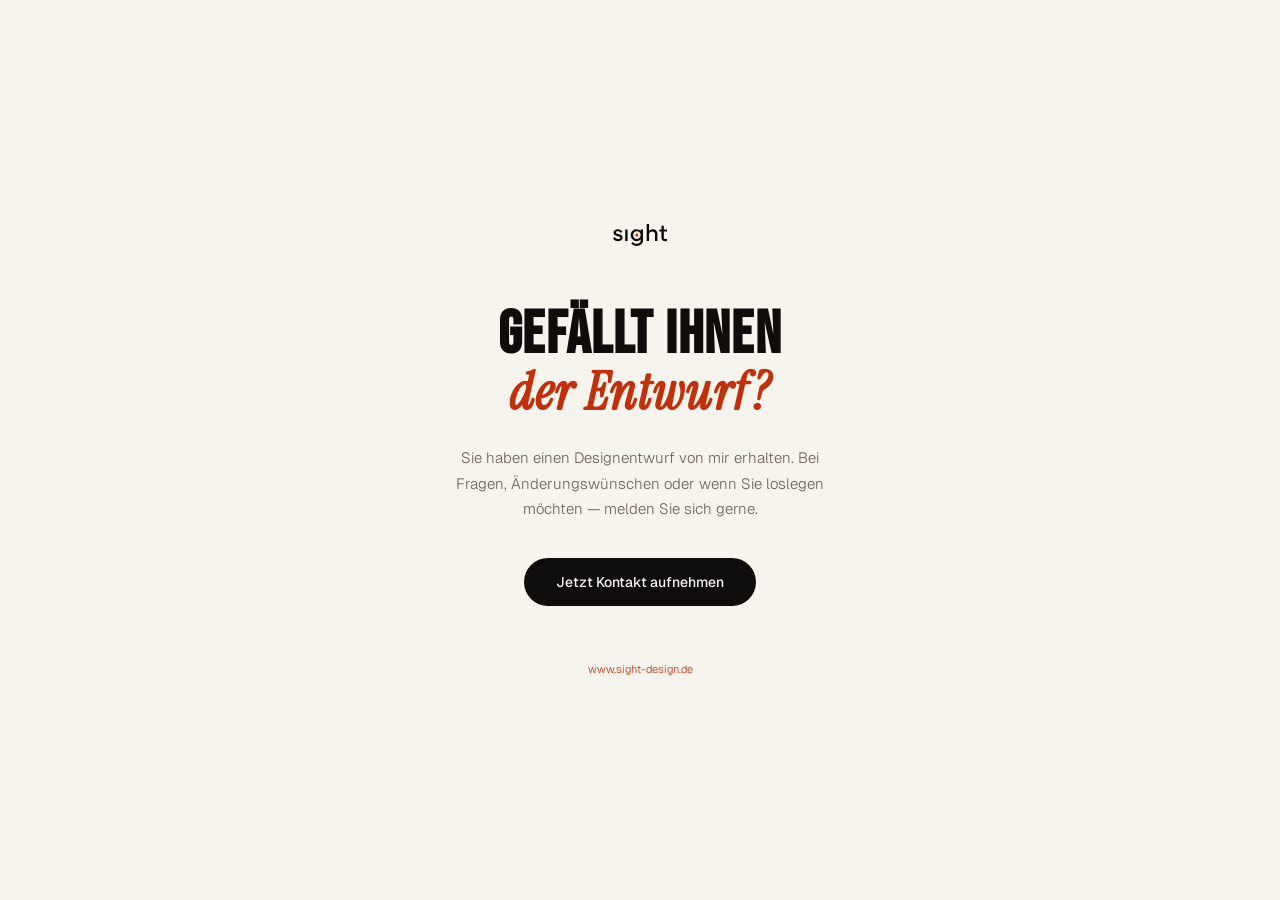
<file: index.html>
<!DOCTYPE html>
<html lang="de">
<head>
<meta charset="UTF-8">
<meta name="viewport" content="width=device-width, initial-scale=1.0">
<meta name="robots" content="noindex, nofollow">
<title>sight — Demo-Bereich</title>
<link rel="icon" type="image/svg+xml" href="/favicon-light.svg" media="(prefers-color-scheme: light)">
<link rel="icon" type="image/svg+xml" href="/favicon-dark.svg" media="(prefers-color-scheme: dark)">
<link rel="icon" type="image/x-icon" href="/favicon.ico">
<link href="https://fonts.googleapis.com/css2?family=Geist:wght@300;400;500&family=Bebas+Neue&family=Instrument+Serif:ital@1&display=swap" rel="stylesheet">
<style>
*, *::before, *::after { box-sizing: border-box; margin: 0; padding: 0; }
body {
  font-family: 'Geist', system-ui, sans-serif;
  background: #f7f4ee;
  color: #0e0d0b;
  min-height: 100vh;
  display: flex;
  align-items: center;
  justify-content: center;
  padding: 40px 20px;
  -webkit-font-smoothing: antialiased;
}

.container {
  max-width: 480px;
  width: 100%;
  text-align: center;
}

.logo { margin-bottom: 56px; }

h1 {
  font-family: 'Bebas Neue', sans-serif;
  font-size: clamp(42px, 7vw, 60px);
  line-height: 0.95;
  letter-spacing: 0.02em;
  margin-bottom: 8px;
}

.accent { color: #c0300a; }

.italic-line {
  font-family: 'Instrument Serif', serif;
  font-style: italic;
  font-size: clamp(36px, 6vw, 52px);
  color: #c0300a;
  display: block;
  margin-top: 4px;
}

.subtitle {
  font-size: 15px;
  color: #6d6358;
  font-weight: 300;
  line-height: 1.7;
  margin: 28px auto 36px;
  max-width: 380px;
}

.cta {
  display: inline-block;
  background: #0e0d0b;
  color: #f7f4ee;
  font-size: 14px;
  font-weight: 500;
  padding: 15px 32px;
  border-radius: 100px;
  text-decoration: none;
  transition: background 0.2s;
}
.cta:hover { background: #c0300a; }

.footer {
  margin-top: 56px;
  font-size: 11px;
  color: #6d6358;
  font-weight: 300;
}
.footer a { color: #c0300a; text-decoration: none; }
.footer a:hover { text-decoration: underline; }
</style>
</head>
<body>

<div class="container">
  <div class="logo">
    <svg viewBox="0 0 115.17 46.14" xmlns="http://www.w3.org/2000/svg" style="height:22px;width:auto">
      <path d="M3.75,27.44c1.38,2.37,3.7,4.01,6.76,4.01,2.59,0,4.52-1.03,4.52-2.67,0-1.81-1.51-2.33-5.04-3.15-5.21-1.16-8.92-2.8-8.92-7.58,0-4.39,4.01-7.24,8.96-7.24,4.52,0,7.97,2.33,9.61,5l-3.36,2.89c-1.29-1.85-3.4-3.32-6.25-3.32-2.41,0-4.01.99-4.01,2.58,0,1.85,1.81,2.33,5.34,3.19,5.26,1.29,8.7,3.02,8.7,7.63s-4.44,7.28-9.61,7.28C5.73,36.06,1.85,33.91,0,30.46l3.7-3.02h.04ZM42.22,23.31c0-4.48,3.1-8.01,7.76-8.01s8.01,3.53,8.01,8.01-3.36,8.27-8.01,8.27-7.76-3.79-7.76-8.27M37.22,23.27c0,7.45,5.26,12.75,12.15,12.75,4.09,0,6.94-1.59,8.62-3.79v2.02c0,4.44-3.27,7.32-8.23,7.32-3.23,0-5.86-1.42-8.14-3.92l-3.27,3.27c2.76,3.36,6.89,5.21,11.33,5.21,8.14,0,13.31-4.87,13.31-12.49V11.29h-5v3.32c-1.77-2.28-4.48-3.79-8.62-3.79-6.89,0-12.15,5.04-12.15,12.49v-.04ZM70.66,35.54h5v-13.66c0-4.01,3.06-6.33,6.68-6.33s5.82,2.33,5.82,6.33v13.66h5v-14.73c0-5.9-3.49-10.04-10.04-10.04-4.35,0-6.64,2.33-7.45,3.58V0h-5.04v35.54h.04ZM97.28,15.6h4.31v12.71c0,4.91,3.19,7.75,8.27,7.75,1.94,0,4.09-.43,5.3-1.08l-.65-4.31c-1.16.47-2.76.82-3.92.82-2.46,0-3.96-1.29-3.96-3.88v-12.11h7.67v-4.22h-7.71V3.53h-4.87v7.8h-4.39v4.22l-.04.04ZM30.61,11.29h-5v24.21h5V11.29Z" fill="#0e0d0b"/>
      <path d="M50.11,20.34c-1.81,0-3.06,1.25-3.06,3.06s1.25,3.06,3.06,3.06,3.1-1.25,3.1-3.06-1.29-3.06-3.1-3.06" fill="#c0300a"/>
    </svg>
  </div>

  <h1>GEFÄLLT IHNEN<span class="italic-line">der Entwurf?</span></h1>

  <p class="subtitle">
    Sie haben einen Designentwurf von mir erhalten. Bei Fragen, Änderungswünschen oder wenn Sie loslegen möchten — melden Sie sich gerne.
  </p>

  <a href="mailto:falke@sight-design.de" class="cta">Jetzt Kontakt aufnehmen</a>

  <div class="footer">
    <a href="https://www.sight-design.de">www.sight-design.de</a>
  </div>
</div>

</body>
</html>
</file>
